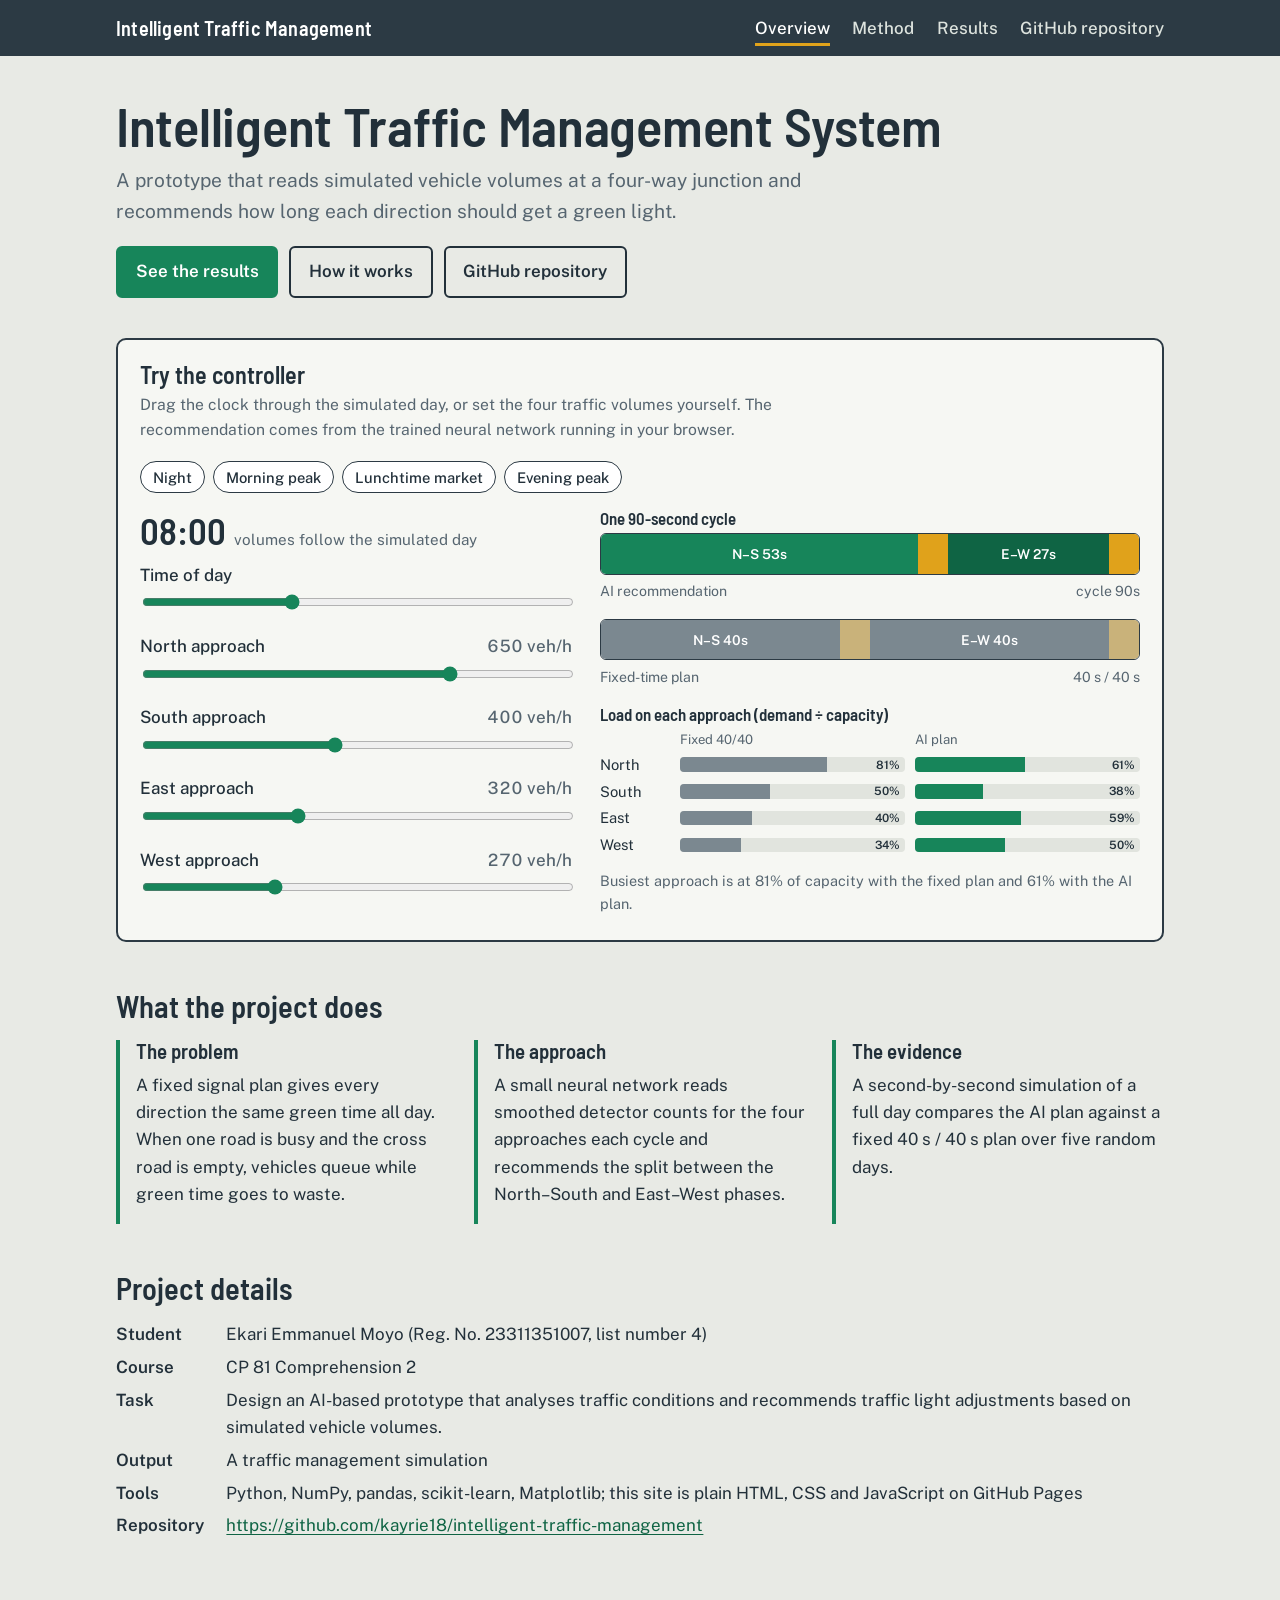
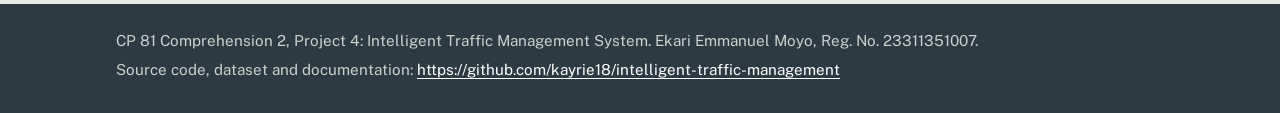
<file: intelligent-traffic-management/docs/index.html>
<!DOCTYPE html>
<html lang="en">
<head>
<meta charset="utf-8">
<meta name="viewport" content="width=device-width, initial-scale=1">
<title>Intelligent Traffic Management System</title>
<meta name="description" content="AI prototype that recommends traffic light timings from simulated vehicle volumes.">
<link rel="preconnect" href="https://fonts.googleapis.com"><link rel="preconnect" href="https://fonts.gstatic.com" crossorigin>
<link href="https://fonts.googleapis.com/css2?family=Barlow+Semi+Condensed:wght@500;600&amp;family=Public+Sans:wght@400;500;600&amp;display=swap" rel="stylesheet">
<link rel="stylesheet" href="assets/style.css">
</head>
<body>
<header class="site"><div class="wrap">
<a class="brand" href="index.html">Intelligent Traffic Management</a>
<nav aria-label="Main">
<a href="index.html" aria-current="page">Overview</a><a href="method.html">Method</a><a href="results.html">Results</a><a href="https://github.com/kayrie18/intelligent-traffic-management">GitHub repository</a>
</nav></div></header>

<main class="wrap">
<section class="intro">
<h1>Intelligent Traffic Management System</h1>
<p class="lede">A prototype that reads simulated vehicle volumes at a four-way junction and recommends how long each direction should get a green light.</p>
<div class="btns"><a class="btn" href="results.html">See the results</a><a class="btn alt" href="method.html">How it works</a><a class="btn alt" href="https://github.com/kayrie18/intelligent-traffic-management">GitHub repository</a></div>
</section>

<section class="demo" aria-labelledby="demo-h">
<h2 id="demo-h">Try the controller</h2>
<p class="sub">Drag the clock through the simulated day, or set the four traffic volumes yourself. The recommendation comes from the trained neural network running in your browser.</p>
<div class="presets" role="group" aria-label="Times of day">
<button type="button" data-h="3" aria-pressed="false">Night</button>
<button type="button" data-h="8" aria-pressed="false">Morning peak</button>
<button type="button" data-h="12.5" aria-pressed="false">Lunchtime market</button>
<button type="button" data-h="17" aria-pressed="false">Evening peak</button>
</div>
<div class="demo-grid">
<div>
<div class="clock" id="clock">08:00<small id="clock-note">volumes follow the simulated day</small></div>
<div class="ctl"><label for="hour">Time of day</label><input id="hour" type="range" min="0" max="23.5" step="0.5" value="8"></div>
<div class="ctl"><label for="v-north">North approach <output id="o-north"></output></label><input id="v-north" type="range" min="0" max="900" step="10" value="700"></div>
<div class="ctl"><label for="v-south">South approach <output id="o-south"></output></label><input id="v-south" type="range" min="0" max="900" step="10" value="400"></div>
<div class="ctl"><label for="v-east">East approach <output id="o-east"></output></label><input id="v-east" type="range" min="0" max="900" step="10" value="250"></div>
<div class="ctl"><label for="v-west">West approach <output id="o-west"></output></label><input id="v-west" type="range" min="0" max="900" step="10" value="200"></div>
</div>
<div class="bars" aria-live="polite">
<h3>One 90-second cycle</h3>
<div class="cyc" id="bar-ai"></div><div class="tag" id="tag-ai"></div>
<div class="cyc fixed" id="bar-fixed"></div><div class="tag"><span>Fixed-time plan</span><span>40 s / 40 s</span></div>
<h3>Load on each approach (demand ÷ capacity)</h3>
<div class="sat" id="sat"></div>
<p class="note" id="summary"></p>
</div>
</div>
</section>

<section>
<h2>What the project does</h2>
<div class="cols">
<div><h3>The problem</h3><p>A fixed signal plan gives every direction the same green time all day. When one road is busy and the cross road is empty, vehicles queue while green time goes to waste.</p></div>
<div><h3>The approach</h3><p>A small neural network reads smoothed detector counts for the four approaches each cycle and recommends the split between the North–South and East–West phases.</p></div>
<div><h3>The evidence</h3><p>A second-by-second simulation of a full day compares the AI plan against a fixed 40 s / 40 s plan over five random days.</p></div>
</div>

<h2>Project details</h2>
<dl class="facts">
<dt>Student</dt><dd>Ekari Emmanuel Moyo (Reg. No. 23311351007, list number 4)</dd>
<dt>Course</dt><dd>CP 81 Comprehension 2</dd>
<dt>Task</dt><dd>Design an AI-based prototype that analyses traffic conditions and recommends traffic light adjustments based on simulated vehicle volumes.</dd>
<dt>Output</dt><dd>A traffic management simulation</dd>
<dt>Tools</dt><dd>Python, NumPy, pandas, scikit-learn, Matplotlib; this site is plain HTML, CSS and JavaScript on GitHub Pages</dd>
<dt>Repository</dt><dd><a href="https://github.com/kayrie18/intelligent-traffic-management">https://github.com/kayrie18/intelligent-traffic-management</a></dd>
</dl>
</section>
</main>

<footer class="site"><div class="wrap">
<p>CP 81 Comprehension 2, Project 4: Intelligent Traffic Management System. Ekari Emmanuel Moyo, Reg. No. 23311351007.</p>
<p>Source code, dataset and documentation: <a href="https://github.com/kayrie18/intelligent-traffic-management">https://github.com/kayrie18/intelligent-traffic-management</a></p>
</div></footer>
<script src="assets/data.js"></script>
<script src="assets/app.js"></script>
</body>
</html>
</file>
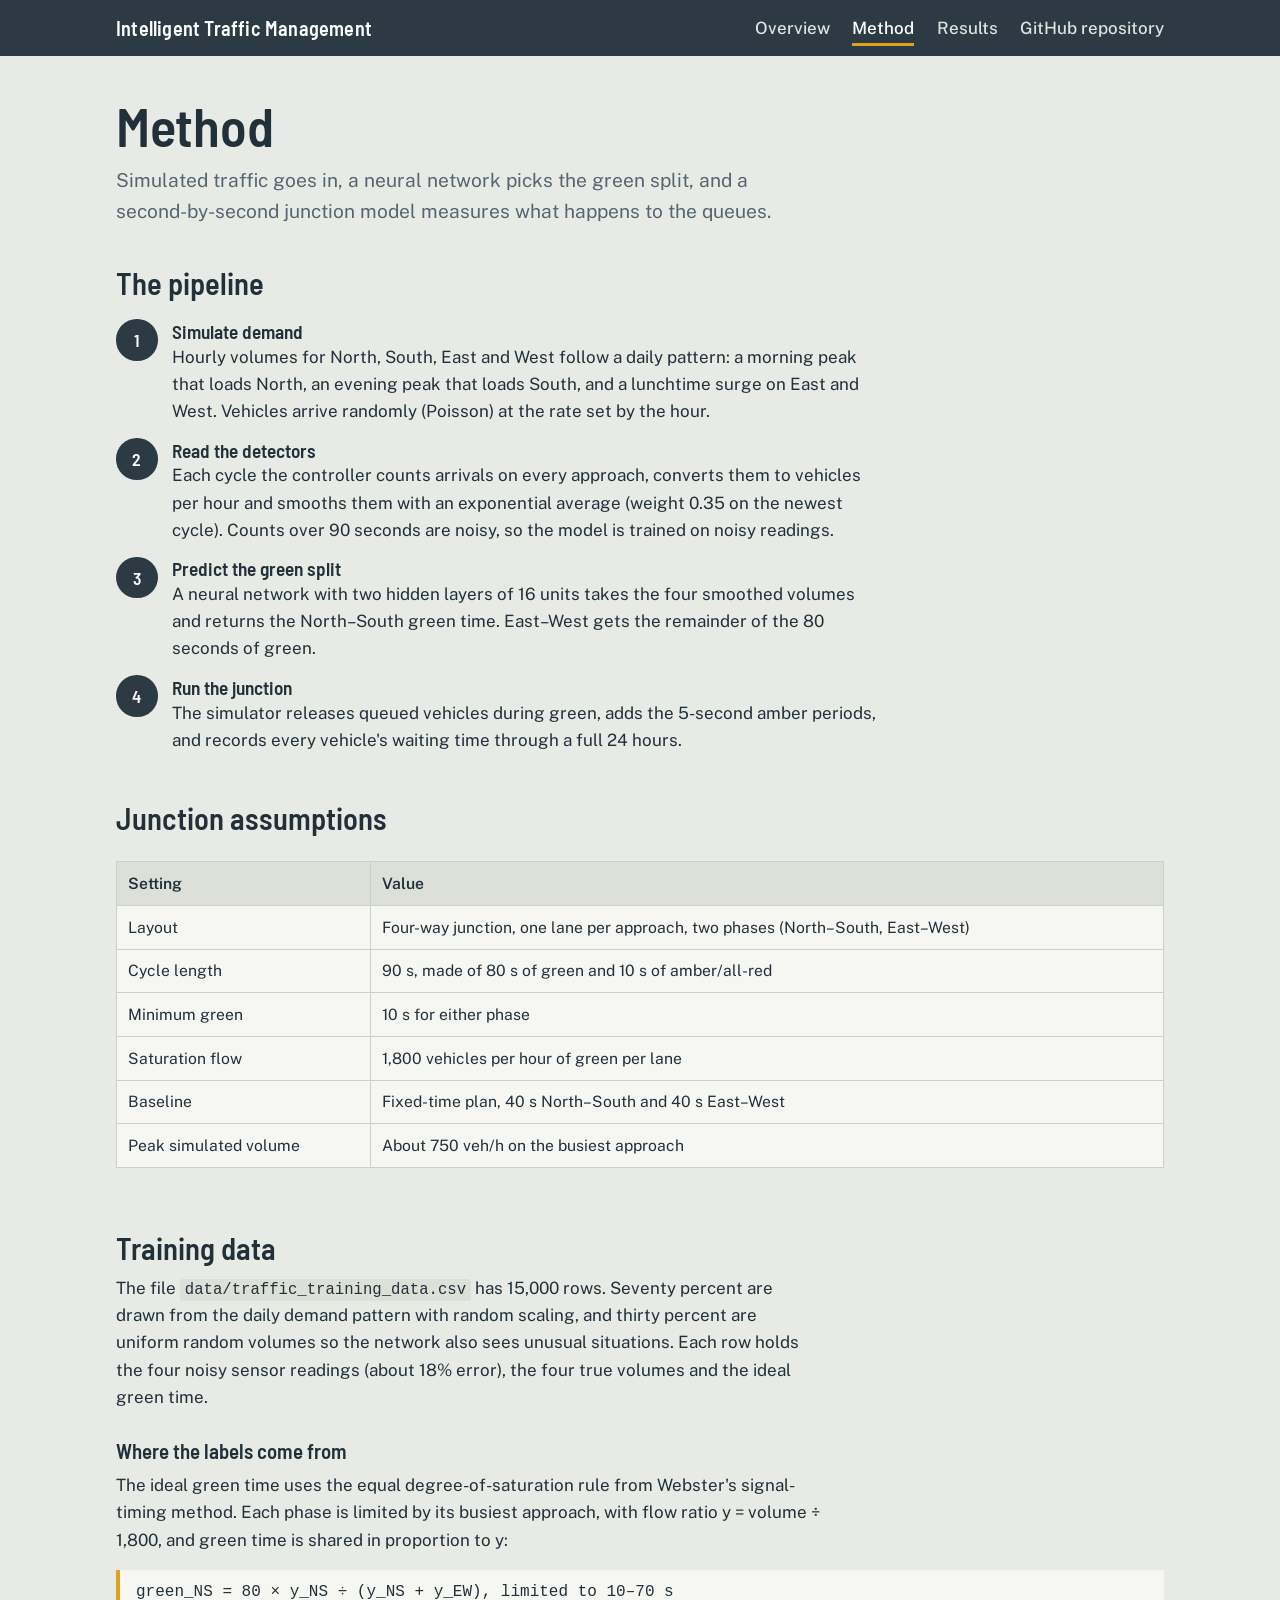
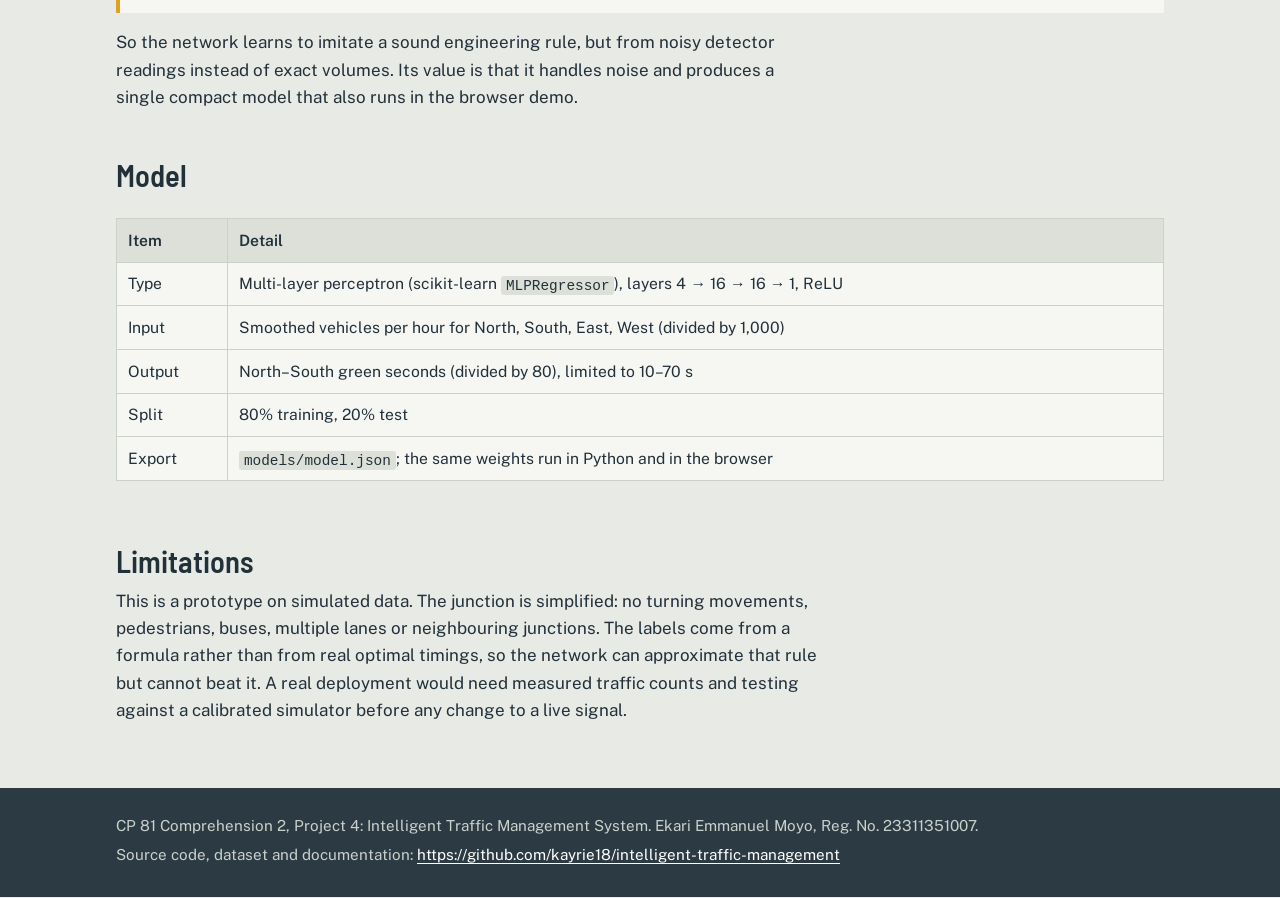
<file: intelligent-traffic-management/docs/method.html>
<!DOCTYPE html>
<html lang="en">
<head>
<meta charset="utf-8">
<meta name="viewport" content="width=device-width, initial-scale=1">
<title>Method - Intelligent Traffic Management</title>
<meta name="description" content="How the traffic simulation, dataset and neural network controller work.">
<link rel="preconnect" href="https://fonts.googleapis.com"><link rel="preconnect" href="https://fonts.gstatic.com" crossorigin>
<link href="https://fonts.googleapis.com/css2?family=Barlow+Semi+Condensed:wght@500;600&amp;family=Public+Sans:wght@400;500;600&amp;display=swap" rel="stylesheet">
<link rel="stylesheet" href="assets/style.css">
</head>
<body>
<header class="site"><div class="wrap">
<a class="brand" href="index.html">Intelligent Traffic Management</a>
<nav aria-label="Main">
<a href="index.html">Overview</a><a href="method.html" aria-current="page">Method</a><a href="results.html">Results</a><a href="https://github.com/kayrie18/intelligent-traffic-management">GitHub repository</a>
</nav></div></header>

<main class="wrap">
<section class="intro">
<h1>Method</h1>
<p class="lede">Simulated traffic goes in, a neural network picks the green split, and a second-by-second junction model measures what happens to the queues.</p>
</section>

<h2 style="margin-top:0">The pipeline</h2>
<ol class="flow">
<li><b>1</b><div><h3>Simulate demand</h3><p>Hourly volumes for North, South, East and West follow a daily pattern: a morning peak that loads North, an evening peak that loads South, and a lunchtime surge on East and West. Vehicles arrive randomly (Poisson) at the rate set by the hour.</p></div></li>
<li><b>2</b><div><h3>Read the detectors</h3><p>Each cycle the controller counts arrivals on every approach, converts them to vehicles per hour and smooths them with an exponential average (weight 0.35 on the newest cycle). Counts over 90 seconds are noisy, so the model is trained on noisy readings.</p></div></li>
<li><b>3</b><div><h3>Predict the green split</h3><p>A neural network with two hidden layers of 16 units takes the four smoothed volumes and returns the North–South green time. East–West gets the remainder of the 80 seconds of green.</p></div></li>
<li><b>4</b><div><h3>Run the junction</h3><p>The simulator releases queued vehicles during green, adds the 5-second amber periods, and records every vehicle's waiting time through a full 24 hours.</p></div></li>
</ol>

<h2>Junction assumptions</h2>
<div class="tbl"><table>
<tr><th>Setting</th><th>Value</th></tr>
<tr><td>Layout</td><td>Four-way junction, one lane per approach, two phases (North–South, East–West)</td></tr>
<tr><td>Cycle length</td><td>90 s, made of 80 s of green and 10 s of amber/all-red</td></tr>
<tr><td>Minimum green</td><td>10 s for either phase</td></tr>
<tr><td>Saturation flow</td><td>1,800 vehicles per hour of green per lane</td></tr>
<tr><td>Baseline</td><td>Fixed-time plan, 40 s North–South and 40 s East–West</td></tr>
<tr><td>Peak simulated volume</td><td>About 750 veh/h on the busiest approach</td></tr>
</table></div>

<h2>Training data</h2>
<p>The file <code>data/traffic_training_data.csv</code> has 15,000 rows. Seventy percent are drawn from the daily demand pattern with random scaling, and thirty percent are uniform random volumes so the network also sees unusual situations. Each row holds the four noisy sensor readings (about 18% error), the four true volumes and the ideal green time.</p>
<h3>Where the labels come from</h3>
<p>The ideal green time uses the equal degree-of-saturation rule from Webster's signal-timing method. Each phase is limited by its busiest approach, with flow ratio y = volume ÷ 1,800, and green time is shared in proportion to y:</p>
<div class="formula">green_NS = 80 × y_NS ÷ (y_NS + y_EW), limited to 10–70 s</div>
<p>So the network learns to imitate a sound engineering rule, but from noisy detector readings instead of exact volumes. Its value is that it handles noise and produces a single compact model that also runs in the browser demo.</p>

<h2>Model</h2>
<div class="tbl"><table>
<tr><th>Item</th><th>Detail</th></tr>
<tr><td>Type</td><td>Multi-layer perceptron (scikit-learn <code>MLPRegressor</code>), layers 4 → 16 → 16 → 1, ReLU</td></tr>
<tr><td>Input</td><td>Smoothed vehicles per hour for North, South, East, West (divided by 1,000)</td></tr>
<tr><td>Output</td><td>North–South green seconds (divided by 80), limited to 10–70 s</td></tr>
<tr><td>Split</td><td>80% training, 20% test</td></tr>
<tr><td>Export</td><td><code>models/model.json</code>; the same weights run in Python and in the browser</td></tr>
</table></div>

<h2>Limitations</h2>
<p>This is a prototype on simulated data. The junction is simplified: no turning movements, pedestrians, buses, multiple lanes or neighbouring junctions. The labels come from a formula rather than from real optimal timings, so the network can approximate that rule but cannot beat it. A real deployment would need measured traffic counts and testing against a calibrated simulator before any change to a live signal.</p>
</main>

<footer class="site"><div class="wrap">
<p>CP 81 Comprehension 2, Project 4: Intelligent Traffic Management System. Ekari Emmanuel Moyo, Reg. No. 23311351007.</p>
<p>Source code, dataset and documentation: <a href="https://github.com/kayrie18/intelligent-traffic-management">https://github.com/kayrie18/intelligent-traffic-management</a></p>
</div></footer>

</body>
</html>
</file>
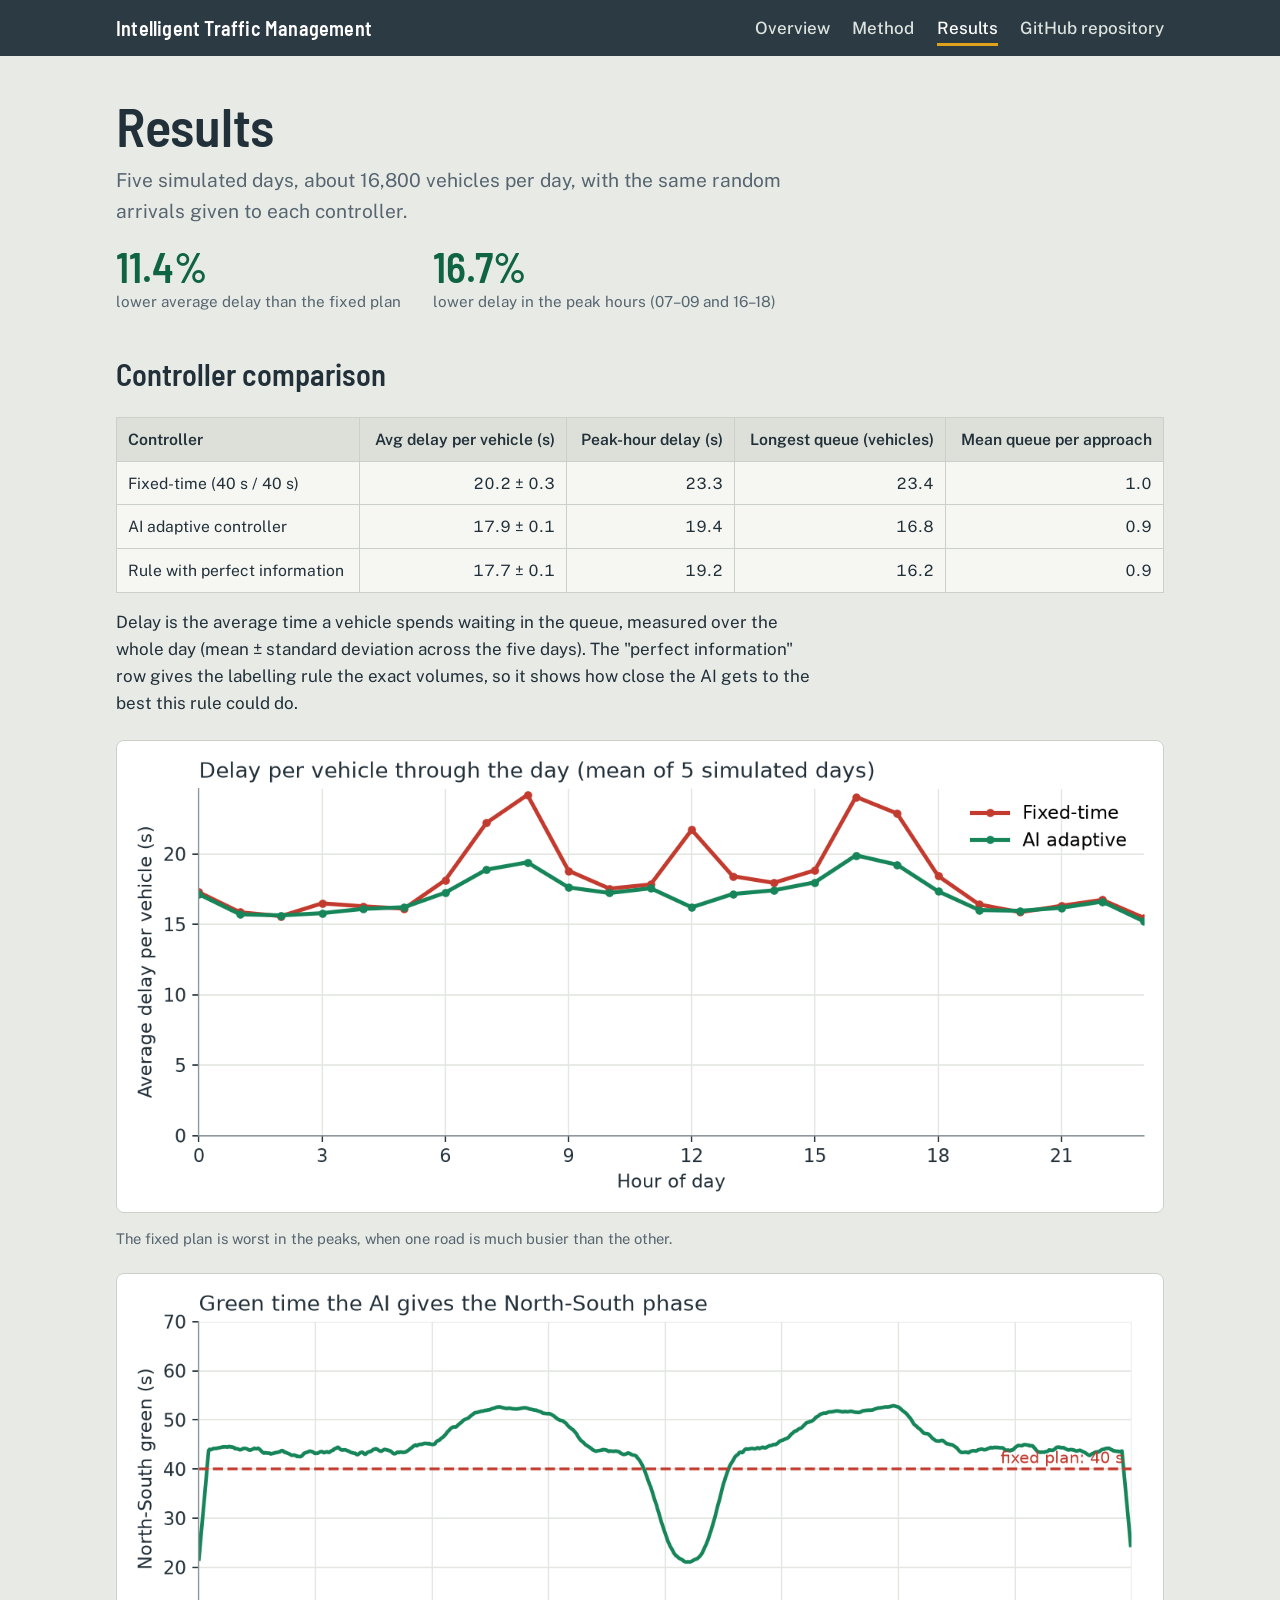
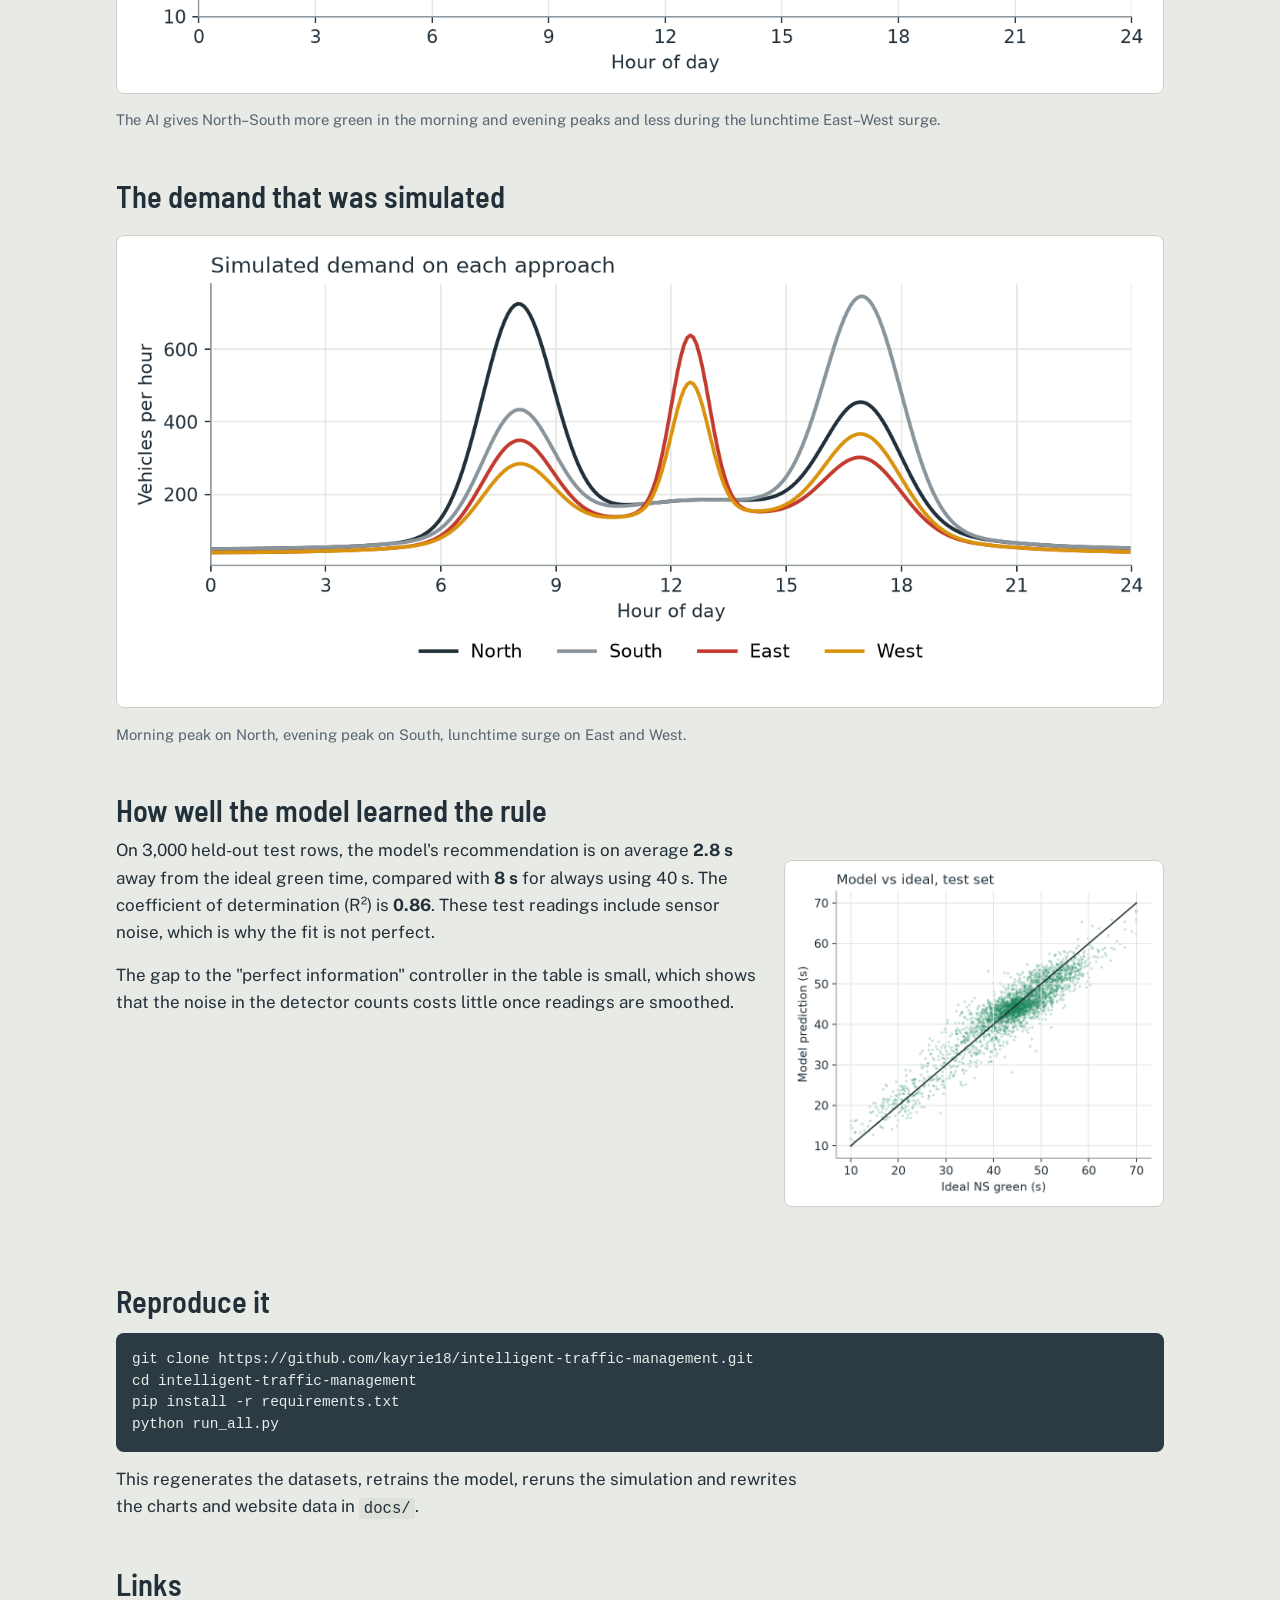
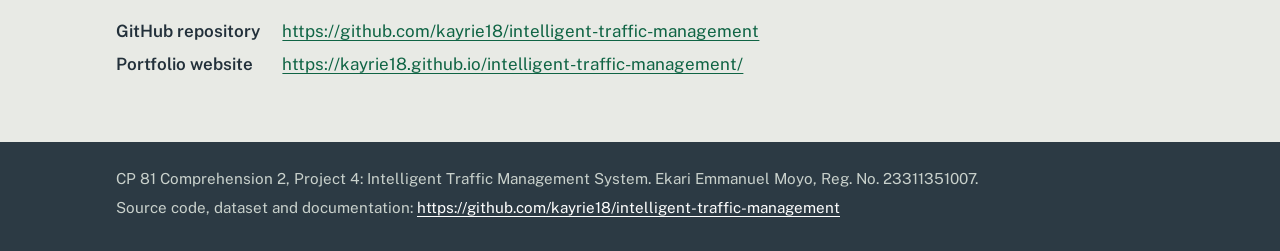
<file: intelligent-traffic-management/docs/results.html>
<!DOCTYPE html>
<html lang="en">
<head>
<meta charset="utf-8">
<meta name="viewport" content="width=device-width, initial-scale=1">
<title>Results - Intelligent Traffic Management</title>
<meta name="description" content="Simulation results comparing a fixed-time signal with the AI adaptive controller.">
<link rel="preconnect" href="https://fonts.googleapis.com"><link rel="preconnect" href="https://fonts.gstatic.com" crossorigin>
<link href="https://fonts.googleapis.com/css2?family=Barlow+Semi+Condensed:wght@500;600&amp;family=Public+Sans:wght@400;500;600&amp;display=swap" rel="stylesheet">
<link rel="stylesheet" href="assets/style.css">
</head>
<body>
<header class="site"><div class="wrap">
<a class="brand" href="index.html">Intelligent Traffic Management</a>
<nav aria-label="Main">
<a href="index.html">Overview</a><a href="method.html">Method</a><a href="results.html" aria-current="page">Results</a><a href="https://github.com/kayrie18/intelligent-traffic-management">GitHub repository</a>
</nav></div></header>

<main class="wrap">
<section class="intro">
<h1>Results</h1>
<p class="lede">Five simulated days, about <span id="veh">16,800</span> vehicles per day, with the same random arrivals given to each controller.</p>
<div class="stat">
<div><strong id="imp-avg">11%</strong><span>lower average delay than the fixed plan</span></div>
<div><strong id="imp-peak">17%</strong><span>lower delay in the peak hours (07–09 and 16–18)</span></div>
</div>
</section>

<h2 style="margin-top:0">Controller comparison</h2>
<div class="tbl"><table>
<thead><tr><th>Controller</th><th class="num">Avg delay per vehicle (s)</th><th class="num">Peak-hour delay (s)</th><th class="num">Longest queue (vehicles)</th><th class="num">Mean queue per approach</th></tr></thead>
<tbody id="results-body"></tbody>
</table></div>
<p>Delay is the average time a vehicle spends waiting in the queue, measured over the whole day (mean ± standard deviation across the five days). The "perfect information" row gives the labelling rule the exact volumes, so it shows how close the AI gets to the best this rule could do.</p>

<figure><img src="assets/delay_by_hour.png" alt="Line chart of average delay per vehicle by hour for the fixed-time plan and the AI controller"><figcaption>The fixed plan is worst in the peaks, when one road is much busier than the other.</figcaption></figure>

<figure><img src="assets/ns_green_by_hour.png" alt="Line chart of the North-South green time chosen by the AI through the day"><figcaption>The AI gives North–South more green in the morning and evening peaks and less during the lunchtime East–West surge.</figcaption></figure>

<h2>The demand that was simulated</h2>
<figure><img src="assets/demand_profile.png" alt="Line chart of simulated vehicles per hour on the four approaches over 24 hours"><figcaption>Morning peak on North, evening peak on South, lunchtime surge on East and West.</figcaption></figure>

<h2>How well the model learned the rule</h2>
<div class="two">
<div><p>On 3,000 held-out test rows, the model's recommendation is on average <strong id="mae">2.8 s</strong> away from the ideal green time, compared with <strong id="mae-fixed">8 s</strong> for always using 40 s. The coefficient of determination (R²) is <strong id="r2">0.86</strong>. These test readings include sensor noise, which is why the fit is not perfect.</p>
<p>The gap to the "perfect information" controller in the table is small, which shows that the noise in the detector counts costs little once readings are smoothed.</p></div>
<figure><img src="assets/model_accuracy.png" alt="Scatter plot of model predicted green time against ideal green time on the test set"></figure>
</div>

<h2>Reproduce it</h2>
<pre>git clone https://github.com/kayrie18/intelligent-traffic-management.git
cd intelligent-traffic-management
pip install -r requirements.txt
python run_all.py</pre>
<p>This regenerates the datasets, retrains the model, reruns the simulation and rewrites the charts and website data in <code>docs/</code>.</p>

<h2>Links</h2>
<dl class="facts">
<dt>GitHub repository</dt><dd><a href="https://github.com/kayrie18/intelligent-traffic-management">https://github.com/kayrie18/intelligent-traffic-management</a></dd>
<dt>Portfolio website</dt><dd><a href="https://kayrie18.github.io/intelligent-traffic-management/">https://kayrie18.github.io/intelligent-traffic-management/</a></dd>
</dl>
</main>

<footer class="site"><div class="wrap">
<p>CP 81 Comprehension 2, Project 4: Intelligent Traffic Management System. Ekari Emmanuel Moyo, Reg. No. 23311351007.</p>
<p>Source code, dataset and documentation: <a href="https://github.com/kayrie18/intelligent-traffic-management">https://github.com/kayrie18/intelligent-traffic-management</a></p>
</div></footer>
<script src="assets/data.js"></script>
<script src="assets/results.js"></script>
</body>
</html>
</file>
<file: intelligent-traffic-management/docs/assets/style.css>
:root{
  --bg:#E8EAE5; --panel:#F6F7F3; --ink:#22303A; --muted:#566570; --line:#CBD0C9;
  --green:#17855A; --green-d:#0F6444; --red:#C23B2E; --amber:#E0A21B; --asphalt:#2C3A44;
  --head:"Barlow Semi Condensed","Arial Narrow",Arial,sans-serif;
  --body:"Public Sans","Segoe UI",Helvetica,Arial,sans-serif;
}
*{box-sizing:border-box}
html{scroll-padding-top:5rem}
body{margin:0;background:var(--bg);color:var(--ink);font:400 1.0625rem/1.6 var(--body)}
a{color:var(--green-d);text-underline-offset:3px}
a:focus-visible,button:focus-visible,input:focus-visible{outline:3px solid var(--amber);outline-offset:2px}
.wrap{max-width:68rem;margin:0 auto;padding:0 1.25rem}
header.site{background:var(--asphalt);color:#fff}
header.site .wrap{display:flex;flex-wrap:wrap;align-items:center;justify-content:space-between;gap:.5rem 2rem;padding-top:.9rem;padding-bottom:.9rem}
.brand{font:600 1.25rem/1 var(--head);letter-spacing:.01em;color:#fff;text-decoration:none}
nav a{color:#DDE3DE;text-decoration:none;margin-right:1.4rem;padding:.35rem 0;border-bottom:3px solid transparent;font-weight:500}
nav a:last-child{margin-right:0}
nav a[aria-current="page"]{color:#fff;border-bottom-color:var(--amber)}
nav a:hover{color:#fff}
h1,h2,h3{font-family:var(--head);font-weight:600;line-height:1.1;margin:0 0 .6rem}
h1{font-size:clamp(2.2rem,5vw,3.4rem);letter-spacing:-.005em}
h2{font-size:1.9rem;margin-top:3rem}
h3{font-size:1.3rem;margin-top:1.8rem}
p{margin:0 0 1rem;max-width:44rem}
.lede{font-size:1.2rem;color:var(--muted)}
.intro{padding:2.5rem 0 1.5rem}
.btns{display:flex;flex-wrap:wrap;gap:.7rem;margin-top:1.2rem}
.btn{display:inline-block;padding:.65rem 1.1rem;border-radius:6px;font-weight:600;text-decoration:none;background:var(--green);color:#fff;border:2px solid var(--green)}
.btn:hover{background:var(--green-d);border-color:var(--green-d)}
.btn.alt{background:transparent;color:var(--ink);border-color:var(--ink)}
.btn.alt:hover{background:var(--ink);color:#fff}

/* live demo */
.demo{background:var(--panel);border:2px solid var(--asphalt);border-radius:10px;padding:1.4rem;margin:1rem 0 0}
.demo h2{margin:0 0 .2rem;font-size:1.5rem}
.demo .sub{color:var(--muted);margin-bottom:1.2rem;font-size:.98rem}
.demo-grid{display:grid;grid-template-columns:minmax(0,1fr) minmax(0,1.25fr);gap:1.8rem}
@media(max-width:820px){.demo-grid{grid-template-columns:1fr}}
.presets{display:flex;flex-wrap:wrap;gap:.5rem;margin:0 0 1rem}
.presets button{font:500 .92rem var(--body);padding:.4rem .75rem;border:1.5px solid var(--asphalt);background:#fff;color:var(--ink);border-radius:999px;cursor:pointer}
.presets button[aria-pressed="true"]{background:var(--asphalt);color:#fff}
.ctl{margin:0 0 .9rem}
.ctl label{display:flex;justify-content:space-between;font-weight:500;margin-bottom:.15rem}
.ctl output{font-variant-numeric:tabular-nums;color:var(--muted)}
input[type=range]{width:100%;accent-color:var(--green)}
.clock{font:600 2.3rem/1 var(--head);margin:.2rem 0 .8rem}
.clock small{font:400 .95rem var(--body);color:var(--muted);margin-left:.5rem}
.bars h3{font-size:1.05rem;margin:0 0 .35rem}
.cyc{display:flex;height:2.6rem;border-radius:6px;overflow:hidden;border:1.5px solid var(--asphalt);margin:0 0 .35rem;background:#fff}
.cyc span{display:flex;align-items:center;justify-content:center;font:600 .85rem var(--body);color:#fff;white-space:nowrap;overflow:hidden;transition:flex-basis .35s ease}
.cyc .ns{background:var(--green)}
.cyc .ew{background:var(--green-d)}
.cyc .am{background:var(--amber);color:var(--ink)}
.cyc.fixed .ns,.cyc.fixed .ew{background:#7B8890}
.cyc.fixed .am{background:#C9B27A}
.tag{display:flex;justify-content:space-between;font-size:.88rem;color:var(--muted);margin-bottom:1rem}
.sat{margin:.15rem 0 .55rem;display:grid;grid-template-columns:4.4rem 1fr 1fr;gap:.2rem .6rem;align-items:center;font-size:.92rem}
.sat .hd{font-size:.82rem;color:var(--muted)}
.meter{position:relative;height:.9rem;background:#E1E4DE;border-radius:4px;overflow:hidden}
.meter i{position:absolute;inset:0 auto 0 0;background:var(--green);transition:width .35s ease}
.meter.fx i{background:#7B8890}
.meter.over i{background:var(--red)}
.meter b{position:absolute;right:.3rem;top:50%;transform:translateY(-50%);font:600 .72rem var(--body);color:var(--ink)}
.note{font-size:.9rem;color:var(--muted);margin:.8rem 0 0;max-width:none}

.cols{display:grid;grid-template-columns:repeat(3,minmax(0,1fr));gap:1.6rem;margin-top:1rem}
@media(max-width:820px){.cols{grid-template-columns:1fr}}
.cols>div{border-left:4px solid var(--green);padding-left:1rem}
.cols h3{margin-top:0}
.facts{display:grid;grid-template-columns:max-content 1fr;gap:.35rem 1.4rem;margin:1rem 0}
.facts dt{font-weight:600}.facts dd{margin:0}
@media(max-width:560px){.facts{grid-template-columns:1fr}.facts dd{margin-bottom:.5rem}}

/* pipeline */
.flow{list-style:none;margin:1.2rem 0;padding:0;display:grid;gap:.8rem}
.flow li{display:grid;grid-template-columns:2.6rem 1fr;gap:.9rem;align-items:start}
.flow li>b{display:grid;place-items:center;width:2.6rem;height:2.6rem;border-radius:50%;background:var(--asphalt);color:#fff;font:600 1.1rem var(--head)}
.flow h3{margin:.1rem 0 .1rem;font-size:1.2rem}.flow p{margin:0}
table{border-collapse:collapse;width:100%;margin:1rem 0;background:var(--panel);font-size:.98rem}
th,td{border:1px solid var(--line);padding:.55rem .7rem;text-align:left;vertical-align:top}
th{background:#DCE0D9;font-weight:600}
td.num,th.num{text-align:right;font-variant-numeric:tabular-nums}
.tbl{overflow-x:auto}
code{font:.92em ui-monospace,Consolas,monospace;background:#DCE0D9;padding:.1rem .3rem;border-radius:3px}
pre{background:var(--asphalt);color:#E8EDE9;padding:1rem;border-radius:8px;overflow-x:auto;font:.9rem/1.5 ui-monospace,Consolas,monospace}
.formula{background:var(--panel);border-left:4px solid var(--amber);padding:.8rem 1rem;margin:1rem 0;overflow-x:auto;font:1rem ui-monospace,Consolas,monospace}
figure{margin:1.4rem 0}
figure img{max-width:100%;height:auto;border:1px solid var(--line);border-radius:8px;background:#fff}
figcaption{font-size:.92rem;color:var(--muted);margin-top:.4rem}
.two{display:grid;grid-template-columns:minmax(0,1.7fr) minmax(0,1fr);gap:1.4rem;align-items:start}
@media(max-width:820px){.two{grid-template-columns:1fr}}
.stat{display:flex;flex-wrap:wrap;gap:2rem;margin:1.2rem 0}
.stat div{min-width:9rem}.stat strong{display:block;font:600 2.6rem/1 var(--head);color:var(--green-d)}
.stat span{font-size:.95rem;color:var(--muted)}
footer.site{margin-top:4rem;background:var(--asphalt);color:#C9D1CC;padding:1.6rem 0;font-size:.95rem}
footer.site a{color:#fff}
footer.site p{max-width:none;margin:0 0 .3rem}
@media(prefers-reduced-motion:reduce){*{transition:none!important}}
</file>
